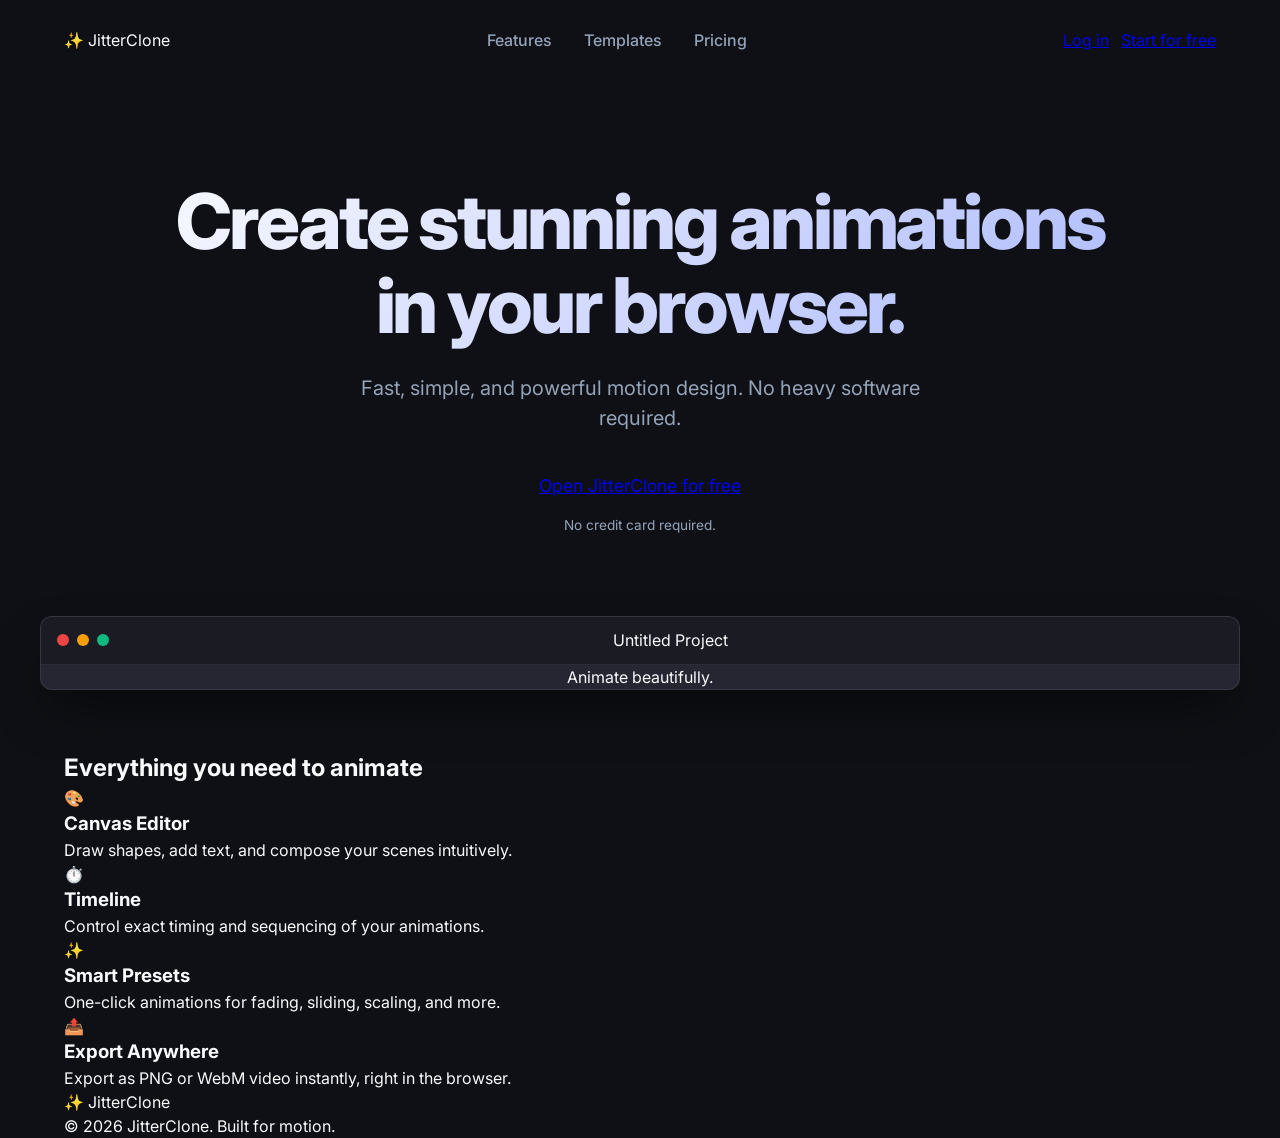
<file: index.html>
<!DOCTYPE html>
<html lang="en" class="dark">
  <head>
    <meta charset="UTF-8" />
    <meta name="viewport" content="width=device-width, initial-scale=1.0" />
    <title>JitterClone - The motion design tool for everyday creators</title>
    <link rel="preconnect" href="https://fonts.googleapis.com">
    <link rel="preconnect" href="https://fonts.gstatic.com" crossorigin>
    <link href="https://fonts.googleapis.com/css2?family=Inter:wght@400;500;600;700;800&display=swap" rel="stylesheet">
    <link rel="stylesheet" href="./src/styles/index.css">
    <link rel="stylesheet" href="./src/styles/landing.css">
  </head>
  <body class="landing-page">
    <nav class="navbar container">
      <div class="logo">✨ JitterClone</div>
      <div class="nav-links">
        <a href="#features">Features</a>
        <a href="#templates">Templates</a>
        <a href="#pricing">Pricing</a>
      </div>
      <div class="nav-actions">
        <a href="./dashboard.html" class="btn btn-secondary">Log in</a>
        <a href="./dashboard.html" class="btn btn-primary">Start for free</a>
      </div>
    </nav>

    <section class="hero container">
      <h1 class="hero-title">Create stunning animations<br>in your browser.</h1>
      <p class="hero-subtitle">Fast, simple, and powerful motion design. No heavy software required.</p>
      <div class="hero-cta">
        <a href="./dashboard.html" class="btn btn-primary btn-lg">Open JitterClone for free</a>
        <p class="hero-note">No credit card required.</p>
      </div>
      <div class="hero-mockup">
        <div class="mockup-header">
          <div class="dots"><span></span><span></span><span></span></div>
          <div class="mockup-title">Untitled Project</div>
        </div>
        <div class="mockup-body">
          <div class="mockup-canvas">
            <div class="shape rect"></div>
            <div class="shape text">Animate beautifully.</div>
          </div>
        </div>
      </div>
    </section>

    <section class="features container" id="features">
      <h2 class="section-heading">Everything you need to animate</h2>
      <div class="feature-grid">
        <div class="feature-card">
          <div class="feature-icon">🎨</div>
          <h3>Canvas Editor</h3>
          <p>Draw shapes, add text, and compose your scenes intuitively.</p>
        </div>
        <div class="feature-card">
          <div class="feature-icon">⏱️</div>
          <h3>Timeline</h3>
          <p>Control exact timing and sequencing of your animations.</p>
        </div>
        <div class="feature-card">
          <div class="feature-icon">✨</div>
          <h3>Smart Presets</h3>
          <p>One-click animations for fading, sliding, scaling, and more.</p>
        </div>
        <div class="feature-card">
          <div class="feature-icon">📤</div>
          <h3>Export Anywhere</h3>
          <p>Export as PNG or WebM video instantly, right in the browser.</p>
        </div>
      </div>
    </section>

    <footer class="footer container">
      <div class="logo">✨ JitterClone</div>
      <p class="footer-text">© 2026 JitterClone. Built for motion.</p>
    </footer>
  </body>
</html>
</file>
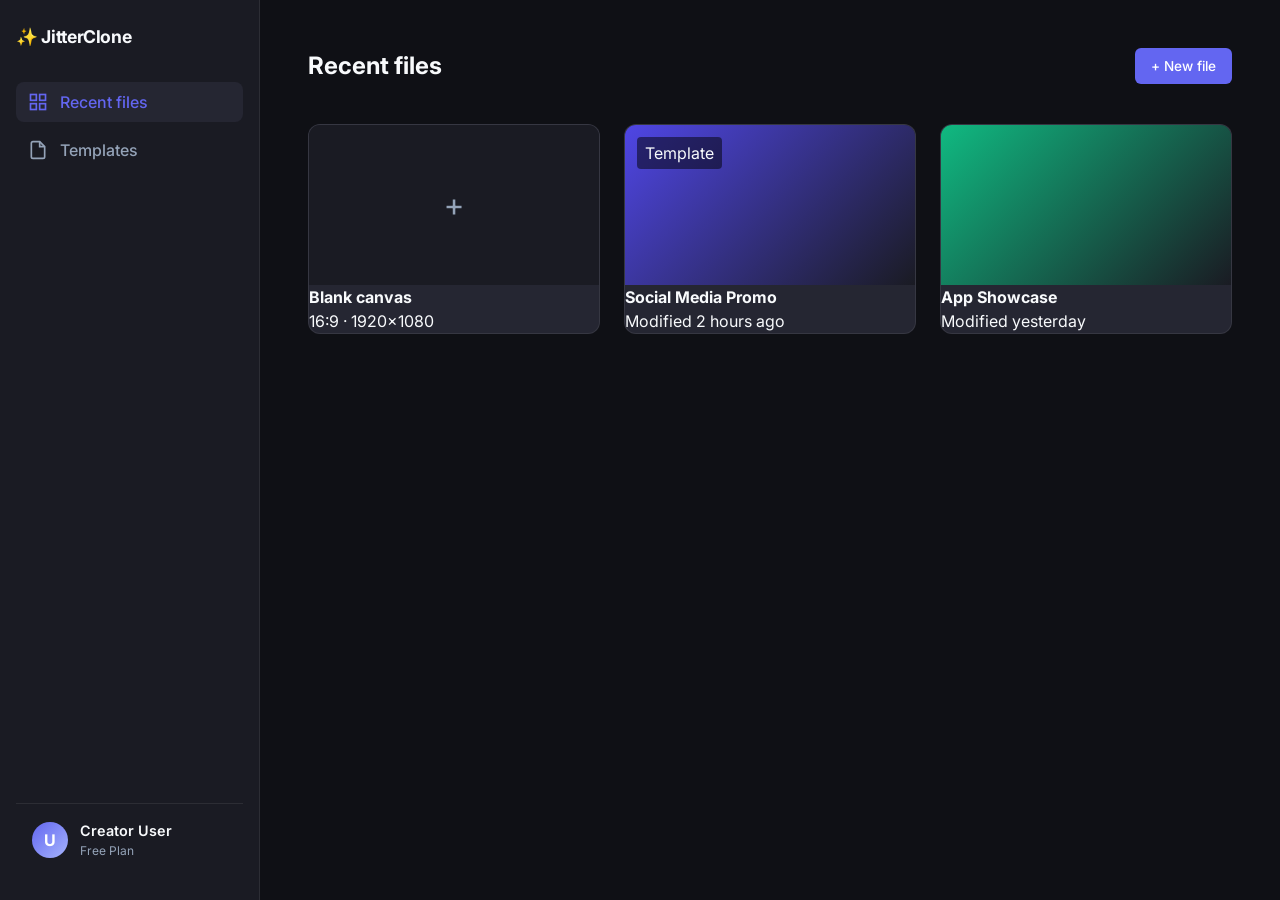
<file: dashboard.html>
<!DOCTYPE html>
<html lang="en" class="dark">
  <head>
    <meta charset="UTF-8" />
    <meta name="viewport" content="width=device-width, initial-scale=1.0" />
    <title>Dashboard - JitterClone</title>
    <link href="https://fonts.googleapis.com/css2?family=Inter:wght@400;500;600;700&display=swap" rel="stylesheet">
    <link rel="stylesheet" href="./src/styles/index.css">
    <link rel="stylesheet" href="./src/styles/dashboard.css">
    <link rel="stylesheet" href="./src/styles/components.css">
  </head>
  <body class="dashboard-page">
    <aside class="dash-sidebar">
      <div class="logo" style="margin-bottom:32px;padding:0 16px;">✨ JitterClone</div>
      <nav class="dash-nav">
        <a href="#" class="active">
          <svg width="20" height="20" viewBox="0 0 24 24" fill="none" stroke="currentColor" stroke-width="2"><rect x="3" y="3" width="7" height="7"></rect><rect x="14" y="3" width="7" height="7"></rect><rect x="14" y="14" width="7" height="7"></rect><rect x="3" y="14" width="7" height="7"></rect></svg>
          Recent files
        </a>
        <a href="#">
          <svg width="20" height="20" viewBox="0 0 24 24" fill="none" stroke="currentColor" stroke-width="2"><path d="M14 2H6a2 2 0 0 0-2 2v16a2 2 0 0 0 2 2h12a2 2 0 0 0 2-2V8z"></path><polyline points="14 2 14 8 20 8"></polyline></svg>
          Templates
        </a>
      </nav>
      <div class="user-profile">
        <div class="avatar">U</div>
        <div class="user-info">
          <div class="name">Creator User</div>
          <div class="plan">Free Plan</div>
        </div>
      </div>
    </aside>

    <main class="dash-main">
      <header class="dash-header">
        <h2>Recent files</h2>
        <a href="./editor.html" class="btn btn-primary">+ New file</a>
      </header>

      <div class="projects-grid">
        <a href="./editor.html" class="project-card new-project">
          <div class="project-thumb empty">+</div>
          <div class="project-info">
            <h4>Blank canvas</h4>
            <p>16:9 · 1920x1080</p>
          </div>
        </a>

        <a href="./editor.html?template=social" class="project-card">
          <div class="project-thumb demo-1">
            <span class="badge">Template</span>
          </div>
          <div class="project-info">
            <h4>Social Media Promo</h4>
            <p>Modified 2 hours ago</p>
          </div>
        </a>

        <a href="./editor.html" class="project-card">
          <div class="project-thumb demo-2"></div>
          <div class="project-info">
            <h4>App Showcase</h4>
            <p>Modified yesterday</p>
          </div>
        </a>
      </div>
    </main>
  </body>
</html>
</file>
<file: src/styles/index.css>
:root {
  --bg-dark: #0f1015;
  --bg-panel: #1a1b23;
  --bg-surface: #252632;
  --bg-hover: #2f3142;
  --accent-primary: #6366f1;
  --accent-hover: #4f46e5;
  --accent-glow: rgba(99, 102, 241, 0.4);
  --text-main: #f8fafc;
  --text-muted: #94a3b8;
  --border-light: rgba(255, 255, 255, 0.08);
  --border-focus: rgba(99, 102, 241, 0.5);
  --shadow-sm: 0 1px 2px rgba(0,0,0,0.5);
  --shadow-md: 0 4px 6px -1px rgba(0,0,0,0.5), 0 2px 4px -1px rgba(0,0,0,0.3);
  --shadow-lg: 0 10px 15px -3px rgba(0,0,0,0.5), 0 4px 6px -2px rgba(0,0,0,0.3);
  --toolbar-height: 56px;
  --sidebar-left-w: 260px;
  --sidebar-right-w: 280px;
  --timeline-h: 220px;
  --transition-fast: 0.15s ease;
  --transition-normal: 0.25s ease;
}
* { box-sizing: border-box; margin: 0; padding: 0; }
body {
  font-family: 'Inter', system-ui, -apple-system, sans-serif;
  background-color: var(--bg-dark);
  color: var(--text-main);
  line-height: 1.5;
  -webkit-font-smoothing: antialiased;
}
body.editor-page { overflow: hidden; }
.landing-page, .dashboard-page { overflow-y: auto; }
::-webkit-scrollbar { width: 6px; height: 6px; }
::-webkit-scrollbar-track { background: transparent; }
::-webkit-scrollbar-thumb { background: var(--bg-surface); border-radius: 4px; }
::-webkit-scrollbar-thumb:hover { background: var(--text-muted); }
</file>
<file: src/styles/landing.css>
.landing-page {
  overflow-y: auto;
  background-color: var(--bg-dark);
}
.container {
  max-width: 1200px;
  margin: 0 auto;
  padding: 0 24px;
}
.navbar {
  display: flex;
  justify-content: space-between;
  align-items: center;
  height: 80px;
}
.nav-links { display: flex; gap: 32px; }
.nav-links a {
  color: var(--text-muted);
  text-decoration: none;
  font-weight: 500;
  transition: color var(--transition-fast);
}
.nav-links a:hover { color: var(--text-main); }
.nav-actions { display: flex; gap: 12px; align-items: center; }
.hero { text-align: center; padding: 100px 0 60px; }
.hero-title {
  font-size: clamp(3rem, 6vw, 5rem);
  font-weight: 800;
  line-height: 1.1;
  letter-spacing: -0.04em;
  margin-bottom: 24px;
  background: linear-gradient(135deg, #fff 0%, #a5b4fc 100%);
  -webkit-background-clip: text;
  -webkit-text-fill-color: transparent;
}
.hero-subtitle {
  font-size: 1.25rem;
  color: var(--text-muted);
  max-width: 600px;
  margin: 0 auto 40px;
}
.btn-lg { padding: 16px 32px; font-size: 1.1rem; border-radius: 8px; }
.hero-note { font-size: 0.85rem; color: var(--text-muted); margin-top: 16px; }
.hero-mockup {
  margin-top: 80px;
  border-radius: 12px;
  border: 1px solid var(--border-light);
  overflow: hidden;
  box-shadow: 0 25px 50px -12px rgba(0,0,0,0.5);
  background-color: var(--bg-surface);
}
.mockup-header {
  height: 48px;
  background-color: var(--bg-panel);
  border-bottom: 1px solid var(--border-light);
  display: flex;
  align-items: center;
  padding: 0 16px;
}
.mockup-header .dots span {
  display: inline-block;
  width: 12px; height: 12px;
  border-radius: 50%;
  background-color: #ef4444;
  margin-right: 8px;
}
.mockup-header .dots span:nth-child(2) { background-color: #f59e0b; }
.mockup-header .dots span:nth-child(3) { background-color: #10b981; }
.mockup-title { flex: 1; tex
</file>
<file: src/styles/dashboard.css>
.dashboard-page {
  display: flex;
  height: 100vh;
  overflow: hidden;
  background-color: var(--bg-dark);
}
.dash-sidebar {
  width: 260px;
  background-color: var(--bg-panel);
  border-right: 1px solid var(--border-light);
  padding: 24px 0;
  display: flex;
  flex-direction: column;
}
.dash-nav {
  display: flex;
  flex-direction: column;
  gap: 8px;
  padding: 0 16px;
  flex: 1;
}
.dash-nav a {
  display: flex;
  align-items: center;
  gap: 12px;
  padding: 8px 12px;
  color: var(--text-muted);
  text-decoration: none;
  border-radius: 8px;
  font-weight: 500;
  transition: all var(--transition-fast);
}
.dash-nav a:hover { background-color: var(--bg-hover); color: var(--text-main); }
.dash-nav a.active { background-color: var(--bg-surface); color: var(--accent-primary); }
.user-profile {
  padding: 16px;
  border-top: 1px solid var(--border-light);
  display: flex;
  align-items: center;
  gap: 12px;
  margin: 0 16px;
}
.avatar {
  width: 36px;
  height: 36px;
  border-radius: 50%;
  background: linear-gradient(135deg, var(--accent-primary), #a5b4fc);
  display: flex;
  align-items: center;
  justify-content: center;
  font-weight: 700;
  color: white;
  flex-shrink: 0;
}
.user-info .name { font-weight: 600; font-size: 0.9rem; }
.user-info .plan { font-size: 0.75rem; color: var(--text-muted); }
.dash-main { flex: 1; padding: 48px; overflow-y: auto; }
.dash-header {
  display: flex;
  justify-content: space-between;
  align-items: center;
  margin-bottom: 40px;
}
.dash-header h2 { font-size: 1.5rem; font-weight: 700; }
.projects-grid {
  display: grid;
  grid-template-columns: repeat(auto-fill, minmax(280px, 1fr));
  gap: 24px;
}
.project-card {
  display: block;
  text-decoration: none;
  color: inherit;
  background-color: var(--bg-surface);
  border-radius: 12px;
  border: 1px solid var(--border-light);
  overflow: hidden;
  transition: all var(--transition-fast);
}
.project-card:hover {
  border-color: var(--accent-primary);
  transform: translateY(-2px);
  box-shadow: var(--shadow-md);
}
.project-thumb {
  height: 160px;
  background-color: var(--bg-panel);
  position: relative;
  display: flex;
  align-items: center;
  justify-content: center;
}
.project-thumb.empty { font-size: 2rem; color: var(--text-muted); }
.project-thumb.demo-1 { background: linear-gradient(135deg, #4f46e5 0%, #1a1b23 100%); }
.project-thumb.demo-2 { background: linear-gradient(135deg, #10b981 0%, #1a1b23 100%); }
.badge {
  position: absolute;
  top: 12px; left: 12px;
  background-color: rgba(0,0,0,0.5);
  padding: 4px 8px;
  border-radius: 4px;
  font-siz
</file>
<file: src/styles/components.css>
.btn {
  padding: 8px 16px;
  border-radius: 6px;
  font-family: inherit;
  font-size: 0.85rem;
  font-weight: 500;
  cursor: pointer;
  border: none;
  transition: all var(--transition-fast);
  text-decoration: none;
  display: inline-flex;
  align-items: center;
}
.btn-primary {
  background-color: var(--accent-primary);
  color: white;
}
.btn-primary:hover { background-color: var(--accent-hover); }
.btn-secondary {
  background-color: var(--bg-surface);
  color: var(--text-main);
  border: 1px solid var(--border-light);
}
.btn-secondary:hover { background-color: var(--bg-hover); }
.tool-btn {
  width: 36px;
  height: 36px;
  border-radius: 6px;
  border: none;
  background: transparent;
  color: var(--text-muted);
  cursor: pointer;
  display: flex;
  align-items: center;
  justify-content: center;
  transition: all var(--transition-fast);
}
.tool-btn:hover { background-color: var(--bg-surface); color: var(--text-main); }
.tool-btn.active {
  background-color: var(--bg-surface);
  color: var(--accent-primary);
  box-shadow: inset 0 0 0 1px var(--border-focus);
}
.divider { width: 1px; height: 24px; background-color: var(--border-light); margin: 0 4px; }
.play-btn {
  width: 32px;
  height: 32px;
  border-radius: 50%;
  border: none;
  background-color: var(--accent-primary);
  color: white;
  display: flex;
  align-items: center;
  justify-content: center;
  cursor: pointer;
  transition: transform var(--transition-fast);
}
.play-btn:hover { transform: scale(1.05); background-color: var(--accent-hover); }
.empty-state {
  text-align: center;
  color: var(--text-muted);
  font-size: 0.85rem;
  padding: 20px 0;
  font-style: italic;
}
.prop-group {
  display: flex;
  align-items: center;
  justify-content: space-between;
  margin-bottom: 12px;
}
.prop-group label { font-size: 0.85rem; color: var(--text-muted); }
input[type="color"] {
  -webkit-appearance: none;
  border: none;
  width: 32px;
  height: 32px;
  border-radius: 4px;
  cursor: pointer;
  padding: 0;
  background: transparent;
}
input[type="color"]::-webkit-color-swatch-wrapper { padding: 0; }
input[type="color"]::-webkit-color-swatch { border: 1px solid var(--border-light); border-radius: 4px; }
.section-title { font-size: 0.75rem; color: var(--text-muted); margin: 16px 0 8px; font-weight: 500; }
.preset-grid { display: grid; grid-template-columns: 1fr 1fr; gap: 8px; }
.preset-btn {
  background-color: var(--bg-surface);
  border: 1px solid var(--border-light);
  color: var(--text-main);
  padding: 8px;
  border-radius: 6px;
  font-size: 0.8rem;
  cursor: pointer;
  transition: all var(--transition-fast);
}
.preset-btn:hover { background-color: var(--bg-hover); border-color: var(--accent-primary); }
.logo { font-size: 1.1rem; font-weight: 700; letter-spacing: -0.02em; }
</file>
